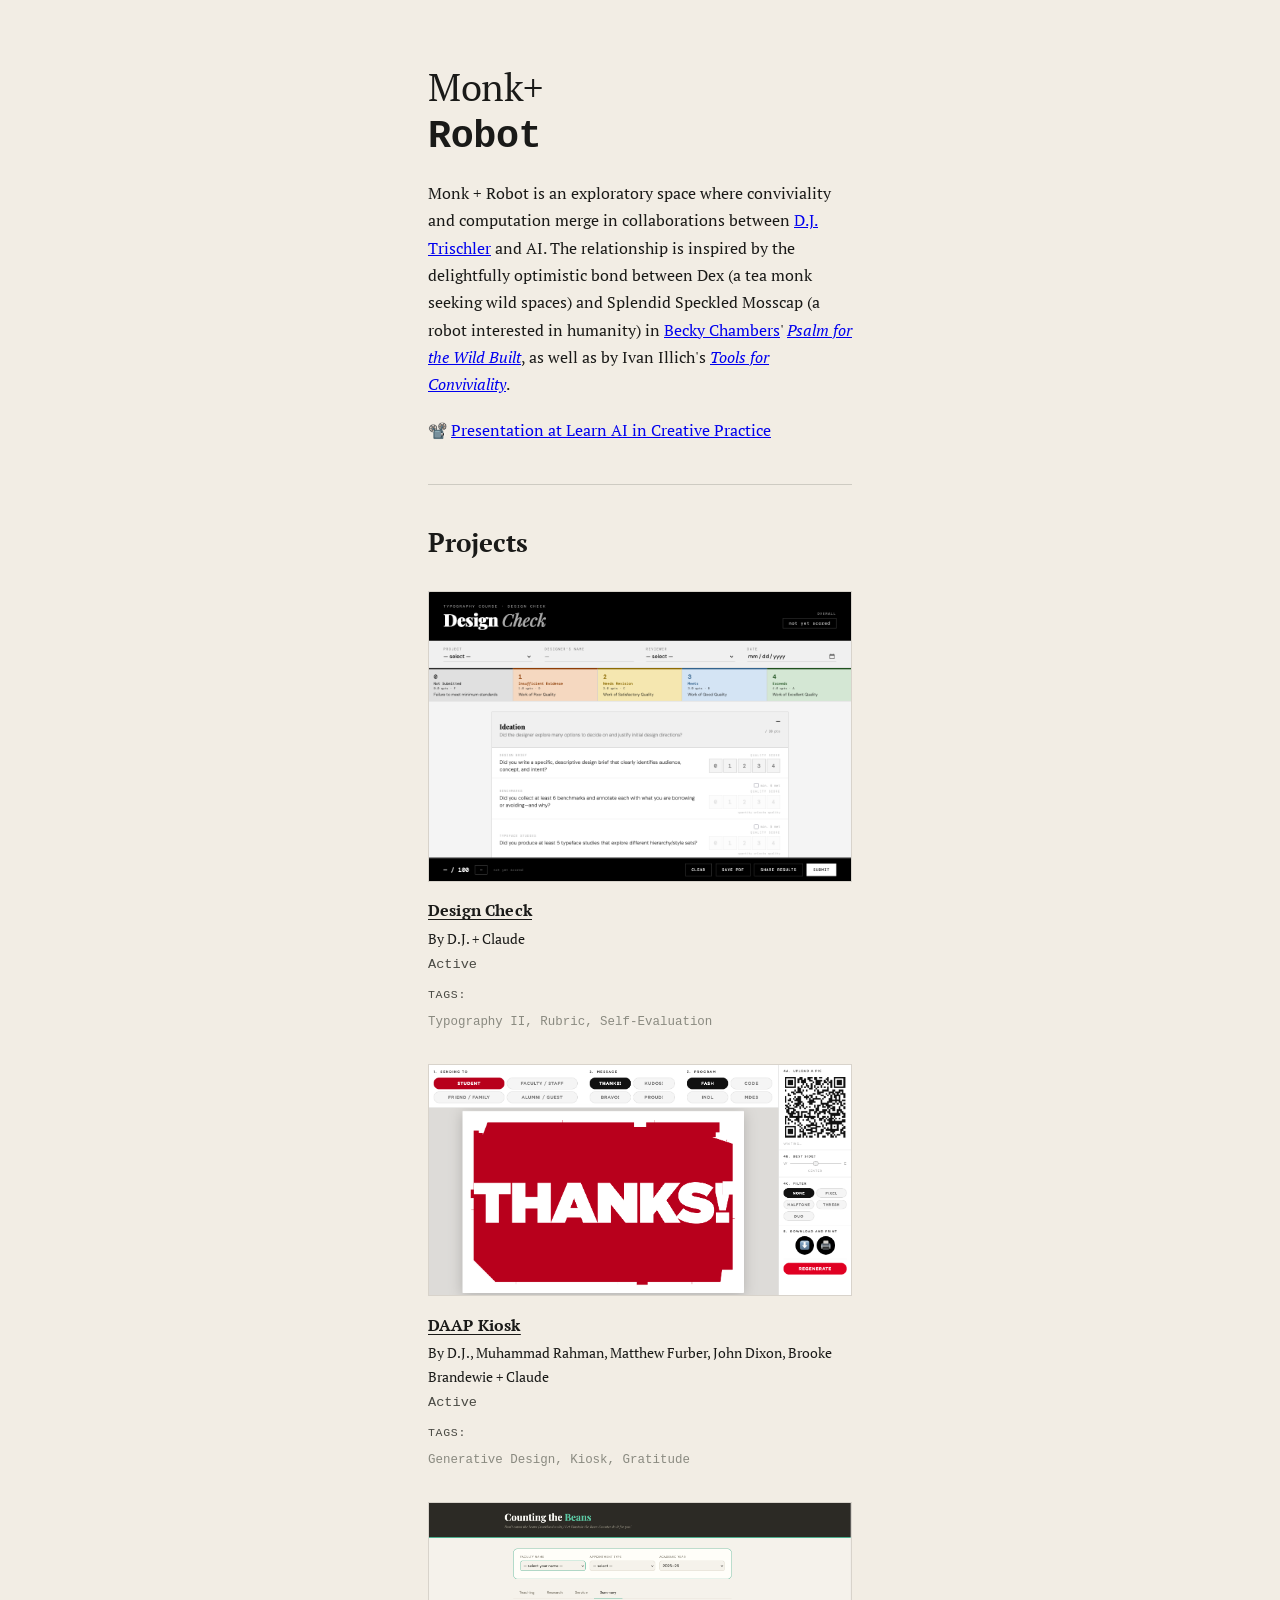
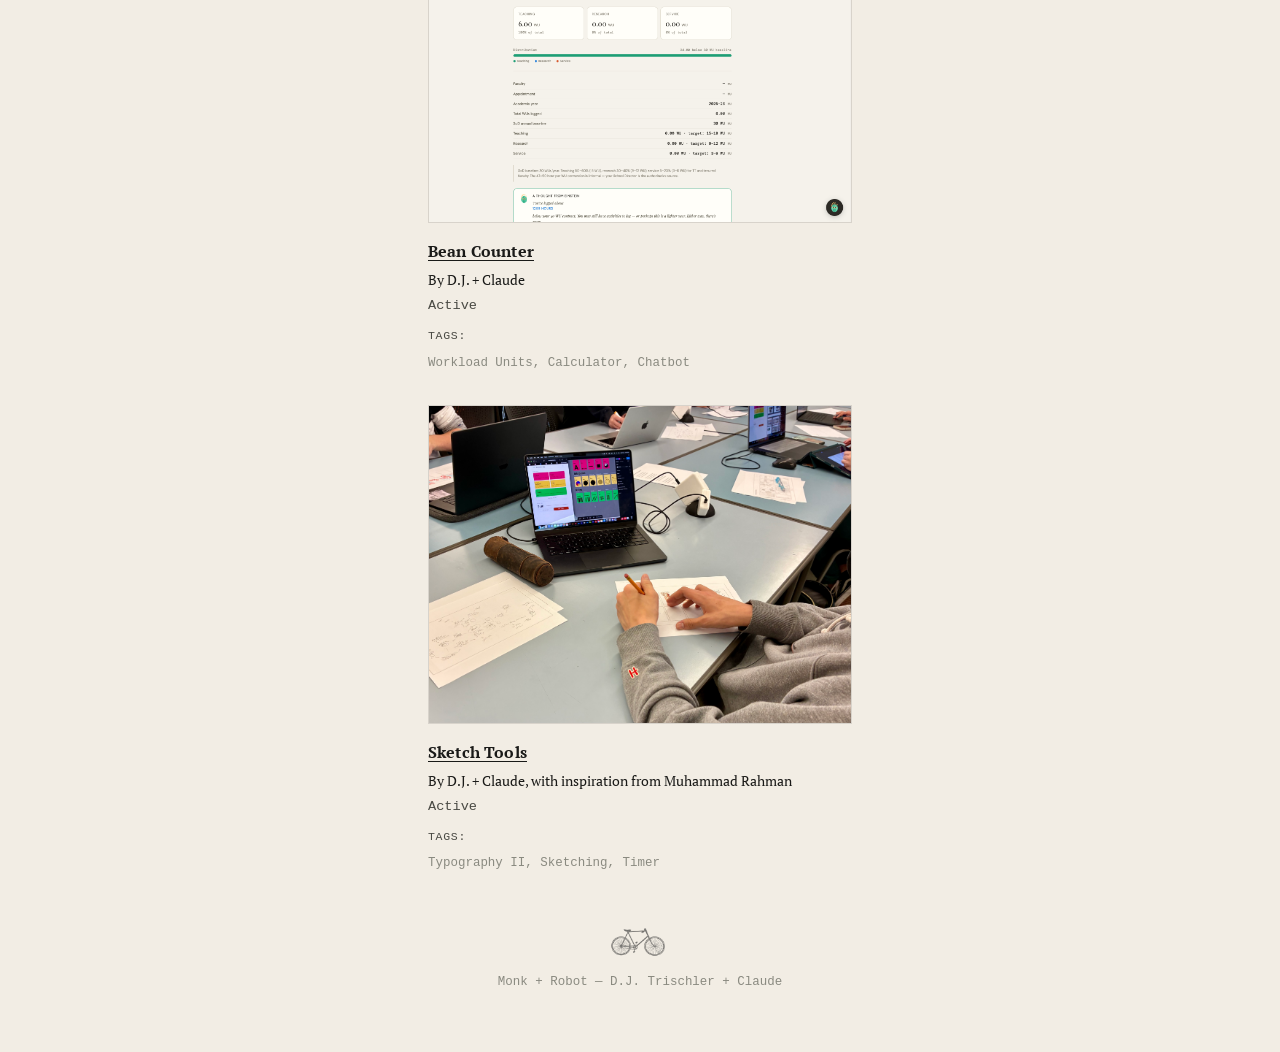
<file: index.html>
<!DOCTYPE html>
<html lang="en">
<head>
  <meta charset="UTF-8" />
  <meta name="viewport" content="width=device-width, initial-scale=1.0" />
  <meta name="description" content="Monk + Robot — an exploratory space where contemplation and computation merge." />
  <title>Monk + Robot</title>
  <link rel="stylesheet" href="style.css" />
</head>
<body>

  <header class="site-header">
    <h1 class="site-title">Monk+<br><strong>Robot</strong></h1>
    <p class="site-description">
      Monk + Robot is an exploratory space where conviviality and computation
      merge in collaborations between <a href="https://www.trischlerdesign.com/" target="_blank" rel="noopener">D.J. Trischler</a> and AI. The relationship
      is inspired by the delightfully optimistic bond between Dex (a tea monk seeking wild spaces)
      and Splendid Speckled Mosscap (a robot interested in humanity) in
      <a href="https://en.wikipedia.org/wiki/Becky_Chambers" target="_blank" rel="noopener">Becky Chambers</a>' <a href="https://www.librarything.com/work/24591029/t/A-Psalm-for-the-Wild-Built" target="_blank" rel="noopener"><em>Psalm for the Wild Built</em></a>,
      as well as by Ivan Illich's <a href="https://www.librarything.com/work/60939/t/Tools-for-Conviviality" target="_blank" rel="noopener"><em>Tools for Conviviality</em></a>.
    </p>
    <p class="site-presentation">📽️ <a href="presentation/Building Convivial Tools v2.html">Presentation at Learn AI in Creative Practice</a></p>
  </header>

  <hr class="divider" />

  <main>
    <section aria-label="Projects">
      <h2 class="section-title">Projects</h2>

      <div class="projects">

        <article class="project">
          <a href="https://github.com/trischdj/typography-II-rubric" class="project-image-link" target="_blank" rel="noopener">
            <img src="assets/Design-Check-Hero.png" alt="Design Check screenshot" class="project-image" />
          </a>
          <h3 class="project-title"><a href="https://github.com/trischdj/typography-II-rubric" target="_blank" rel="noopener">Design Check</a></h3>
          <p class="project-collaborators">By D.J. + Claude</p>
          <p class="project-status">Active</p>
          <div class="project-tags">
            <span class="label">Tags:</span>
            <span class="tags">Typography II, Rubric, Self-Evaluation</span>
          </div>
        </article>

        <article class="project">
          <a href="https://github.com/trischdj/daap-kiosk" class="project-image-link" target="_blank" rel="noopener">
            <img src="assets/Kiosk-Hero.png" alt="DAAP Kiosk screenshot" class="project-image" />
          </a>
          <h3 class="project-title"><a href="https://github.com/trischdj/daap-kiosk" target="_blank" rel="noopener">DAAP Kiosk</a></h3>
          <p class="project-collaborators">By D.J., Muhammad Rahman, Matthew Furber, John Dixon, Brooke Brandewie + Claude</p>
          <p class="project-status">Active</p>
          <div class="project-tags">
            <span class="label">Tags:</span>
            <span class="tags">Generative Design, Kiosk, Gratitude</span>
          </div>
        </article>

        <article class="project">
          <a href="https://github.com/trischdj/bean-counter" class="project-image-link" target="_blank" rel="noopener">
            <img src="assets/Bean-Counter-Hero.png" alt="Bean Counter screenshot" class="project-image" />
          </a>
          <h3 class="project-title"><a href="https://github.com/trischdj/bean-counter" target="_blank" rel="noopener">Bean Counter</a></h3>
          <p class="project-collaborators">By D.J. + Claude</p>
          <p class="project-status">Active</p>
          <div class="project-tags">
            <span class="label">Tags:</span>
            <span class="tags">Workload Units, Calculator, Chatbot</span>
          </div>
        </article>

        <article class="project">
          <a href="https://github.com/trischdj/Sketch-Tool" class="project-image-link" target="_blank" rel="noopener">
            <img src="assets/Sketch-Tools-Hero.jpg" alt="Sketch Tools screenshot" class="project-image" />
          </a>
          <h3 class="project-title"><a href="https://github.com/trischdj/Sketch-Tool" target="_blank" rel="noopener">Sketch Tools</a></h3>
          <p class="project-collaborators">By D.J. + Claude, with inspiration from Muhammad Rahman</p>
          <p class="project-status">Active</p>
          <div class="project-tags">
            <span class="label">Tags:</span>
            <span class="tags">Typography II, Sketching, Timer</span>
          </div>
        </article>

      </div>
    </section>
  </main>

  <footer class="site-footer">
    <img src="assets/Bike Image.png" alt="" class="illustration" aria-hidden="true" />
    <p>Monk + Robot &mdash; D.J. Trischler + Claude</p>
  </footer>

</body>
</html>
</file>
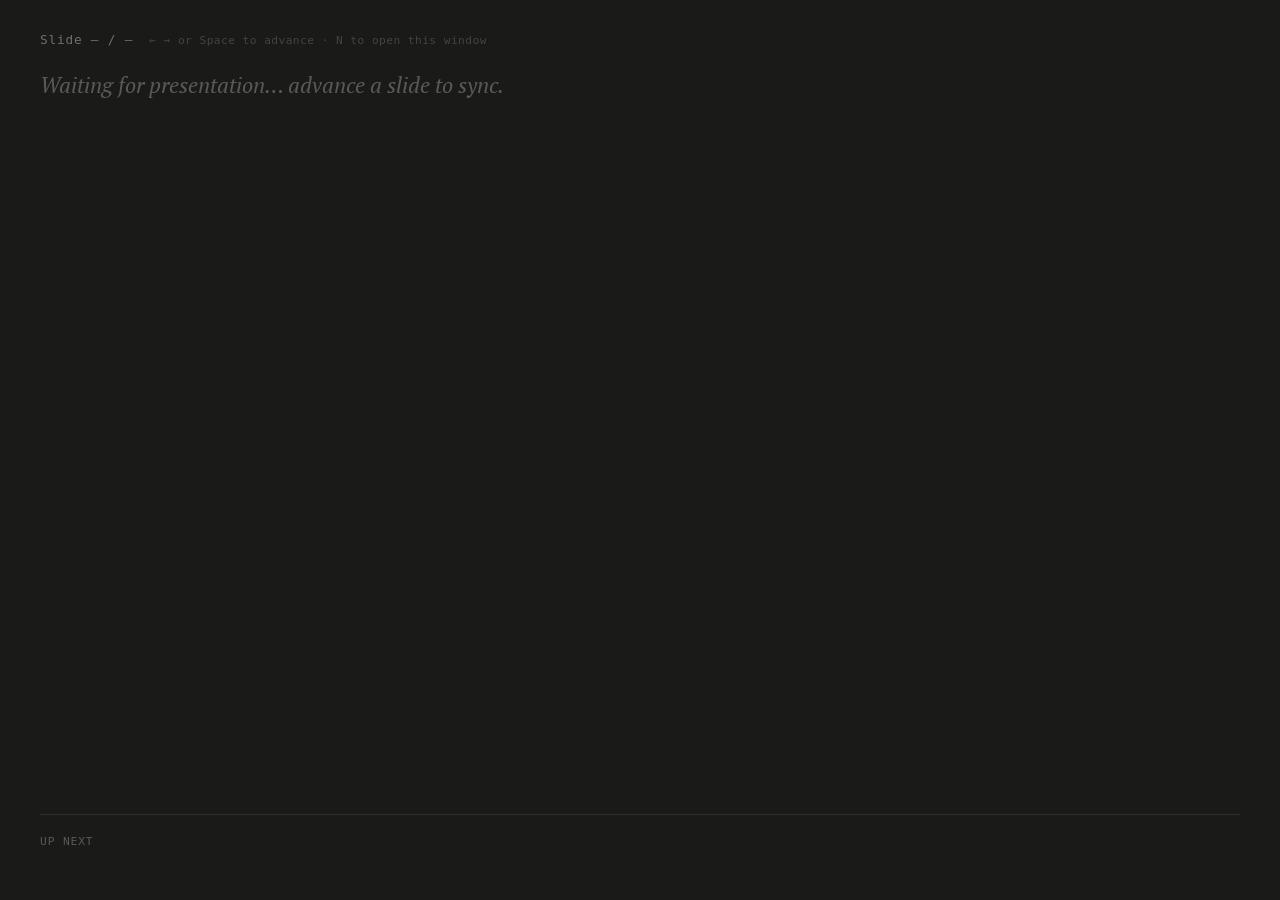
<file: presentation/notes.html>
<!DOCTYPE html>
<html lang="en">
<head>
  <meta charset="UTF-8" />
  <meta name="viewport" content="width=device-width, initial-scale=1.0" />
  <title>Speaker Notes</title>
  <link rel="preconnect" href="https://fonts.googleapis.com">
  <link href="https://fonts.googleapis.com/css2?family=PT+Mono:wght@400;700&family=PT+Serif:ital,wght@0,400;1,400&display=swap" rel="stylesheet">
  <style>
    *, *::before, *::after { box-sizing: border-box; margin: 0; padding: 0; }

    body {
      background: #1a1a18;
      color: #f0ede4;
      font-family: 'PT Serif', Georgia, serif;
      display: flex;
      flex-direction: column;
      height: 100vh;
      padding: 2rem 2.5rem;
      gap: 1.25rem;
    }

    .header {
      display: flex;
      align-items: baseline;
      gap: 1rem;
    }

    .slide-count {
      font-family: 'PT Mono', monospace;
      font-size: 0.8rem;
      color: rgba(240,237,228,0.4);
      letter-spacing: 0.06em;
    }

    .hint {
      font-family: 'PT Mono', monospace;
      font-size: 0.7rem;
      color: rgba(240,237,228,0.2);
      letter-spacing: 0.04em;
    }

    .current-note {
      flex: 1;
      font-size: 1.35rem;
      line-height: 1.7;
      overflow-y: auto;
      color: #f0ede4;
    }

    .current-note.waiting {
      color: rgba(240,237,228,0.3);
      font-style: italic;
    }

    .divider {
      border: none;
      border-top: 1px solid rgba(240,237,228,0.1);
    }

    .next-label {
      font-family: 'PT Mono', monospace;
      font-size: 0.7rem;
      color: rgba(240,237,228,0.3);
      letter-spacing: 0.08em;
      text-transform: uppercase;
    }

    .next-note {
      font-size: 0.95rem;
      line-height: 1.55;
      color: rgba(240,237,228,0.45);
      display: -webkit-box;
      -webkit-line-clamp: 3;
      -webkit-box-orient: vertical;
      overflow: hidden;
    }
  </style>
</head>
<body>
  <div class="header">
    <div class="slide-count" id="count">Slide — / —</div>
    <div class="hint">← → or Space to advance · N to open this window</div>
  </div>
  <div class="current-note waiting" id="current">Waiting for presentation… advance a slide to sync.</div>
  <hr class="divider" />
  <div class="next-label">Up next</div>
  <div class="next-note" id="next"></div>

  <script>
    window.addEventListener('message', function (e) {
      const data = e.data;
      if (!data || data.type !== 'slidechange') return;
      const countEl = document.getElementById('count');
      const currentEl = document.getElementById('current');
      const nextEl = document.getElementById('next');
      countEl.textContent = 'Slide ' + (data.index + 1) + ' / ' + data.total;
      currentEl.textContent = data.note || '(no notes for this slide)';
      currentEl.classList.remove('waiting');
      nextEl.textContent = data.nextNote || '';
    });
  </script>
</body>
</html>
</file>
<file: style.css>
@import url('https://fonts.googleapis.com/css2?family=PT+Serif:ital,wght@0,400;0,700;1,400&family=PT+Mono&display=swap');

*, *::before, *::after {
  box-sizing: border-box;
  margin: 0;
  padding: 0;
}

:root {
  --bg: #f2ede4;
  --ink: #1a1a18;
  --ink-muted: #4a4a44;
  --ink-faint: #8a8a80;
  --accent: #1a1a18;
  --max-width: 480px;
  --page-pad: 1.75rem;
}

html {
  font-size: 16px;
  -webkit-font-smoothing: antialiased;
}

body {
  background-color: var(--bg);
  color: var(--ink);
  font-family: 'PT Serif', Georgia, serif;
  font-weight: 300;
  line-height: 1.65;
  min-height: 100vh;
  padding: 3rem var(--page-pad) 4rem;
  max-width: var(--max-width);
  margin: 0 auto;
}

/* ── Header ── */
.site-header {
  margin-bottom: 2.5rem;
}

.site-title {
  font-family: 'PT Serif', Georgia, serif;
  font-size: 2rem;
  font-weight: 400;
  letter-spacing: -0.01em;
  line-height: 1.2;
  margin-bottom: 1.25rem;
}

.site-title strong {
  font-family: 'PT Mono', monospace;
  font-weight: 700;
}

.site-description {
  font-size: 0.975rem;
  color: var(--ink);
  line-height: 1.75;
}

.site-presentation {
  margin-top: 1.25rem;
  font-size: 0.975rem;
}

/* ── Divider ── */
.divider {
  border: none;
  border-top: 1px solid var(--ink-faint);
  margin: 2.25rem 0;
  opacity: 0.35;
}

/* ── Section headings ── */
.section-title {
  font-family: 'PT Serif', Georgia, serif;
  font-size: 1.6rem;
  font-weight: 700;
  margin-bottom: 1.75rem;
}

/* ── Project images ── */
.project-image-link {
  display: block;
  margin-bottom: 0.75rem;
}

.project-image {
  width: 100%;
  display: block;
  border: 1px solid rgba(26, 26, 24, 0.12);
}

.project-image-link:hover .project-image {
  opacity: 0.85;
}

/* ── Projects ── */
.projects {
  display: flex;
  flex-direction: column;
  gap: 2rem;
}

.project {
  display: flex;
  flex-direction: column;
  gap: 0.2rem;
}

.project-title {
  font-family: 'PT Serif', Georgia, serif;
  font-size: 1rem;
  font-weight: 700;
  text-decoration: underline;
  text-underline-offset: 3px;
  text-decoration-thickness: 1px;
  letter-spacing: 0.01em;
}

.project-title a {
  color: inherit;
  text-decoration: inherit;
}

.project-title a:hover {
  opacity: 0.65;
}

.project-collaborators {
  font-size: 0.9rem;
  color: var(--ink);
}

.project-status {
  font-size: 0.85rem;
  font-family: 'PT Mono', monospace;
  color: var(--ink-muted);
}

.project-tags {
  margin-top: 0.35rem;
}

.project-tags .label {
  font-size: 0.72rem;
  font-weight: 500;
  font-family: 'PT Mono', monospace;
  letter-spacing: 0.06em;
  text-transform: uppercase;
  display: block;
  margin-bottom: 0.1rem;
  color: var(--ink-muted);
}

.project-tags .tags {
  font-size: 0.78rem;
  font-family: 'PT Mono', monospace;
  color: var(--ink-faint);
}

/* ── Bicycle illustration ── */
.illustration {
  display: block;
  width: 60px;
  height: auto;
  margin: 0 auto 0.6rem;
  opacity: 0.6;
}

/* ── Footer ── */
.site-footer {
  margin-top: 3rem;
  font-size: 0.78rem;
  font-family: 'PT Mono', monospace;
  color: var(--ink-faint);
  text-align: center;
}

/* ── Responsive ── */
@media (min-width: 600px) {
  body {
    padding-top: 4rem;
  }

  .site-title {
    font-size: 2.4rem;
  }
}
</file>
